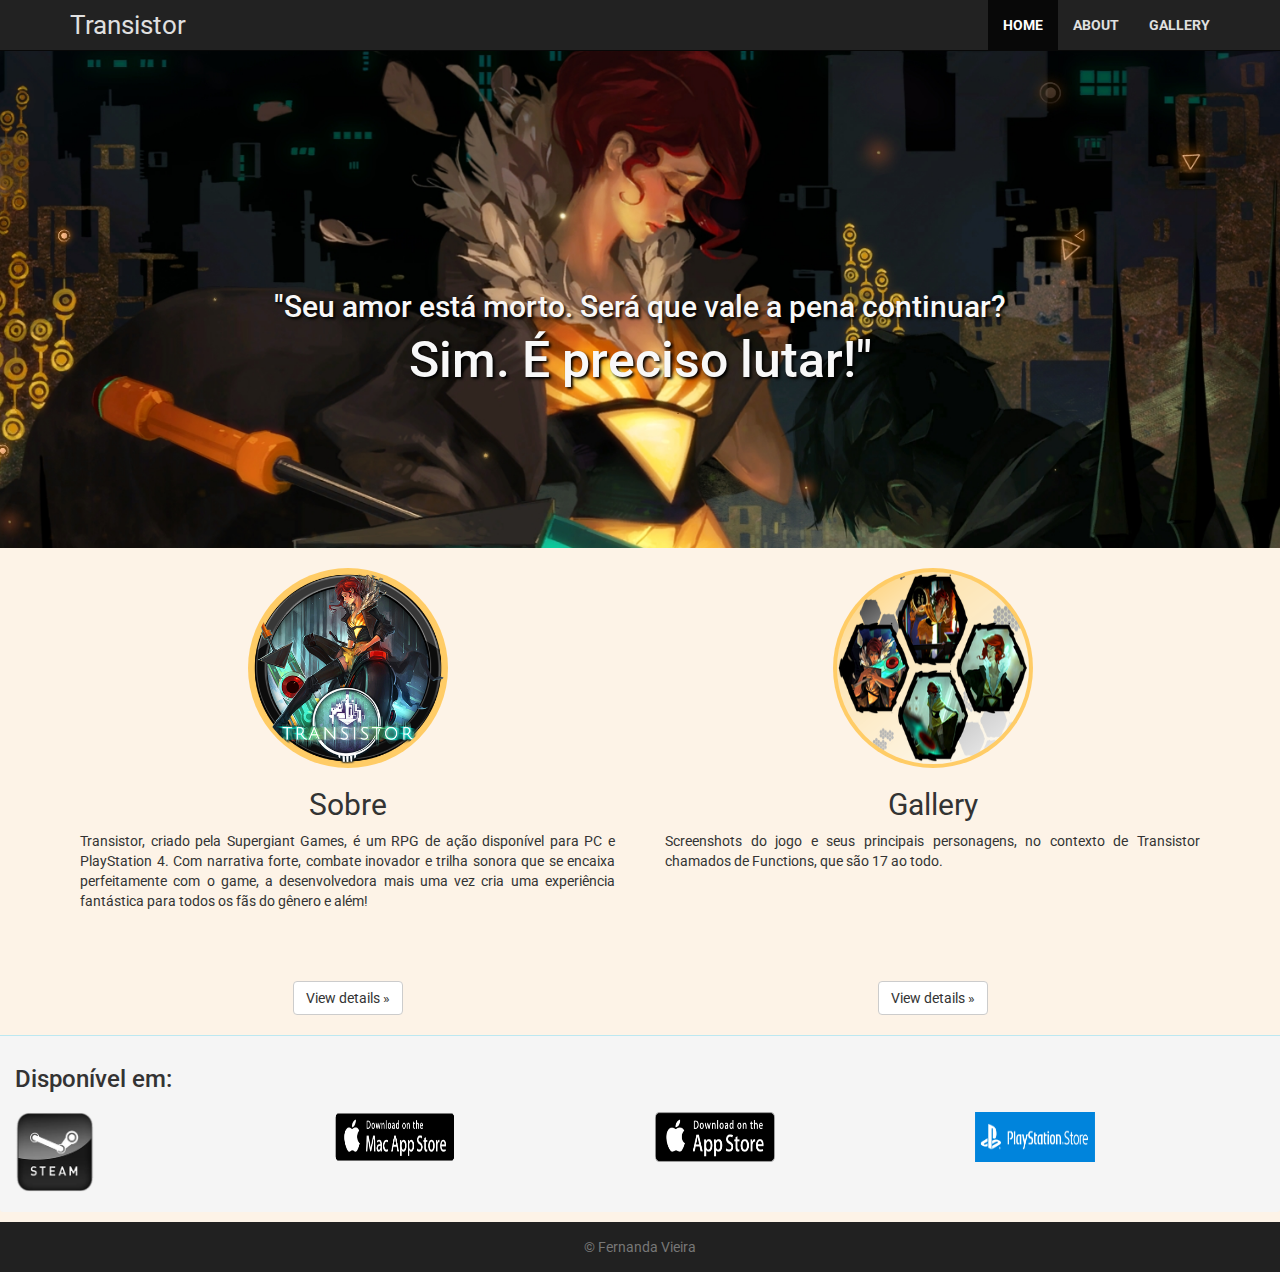
<file: index.html>
<!DOCTYPE html>
<html lang="pt-br">
<head>
  <meta charset="utf-8">
  <meta http-equiv="X-UA-Compatible" content="IE=edge">
  <meta name="viewport" content="width=device-width, initial-scale=1">

  <title>Transistor</title>

  <link href="https://fonts.googleapis.com/css?family=Roboto:400,400i,700,700i" rel="stylesheet">
  <link rel="stylesheet" href="css/bootstrap.min.css">
  <link rel="stylesheet" href="css/style.css">
</head>
<body>
  <!-- Fixed navbar -->
  <nav class="navbar navbar-inverse navbar-fixed-top">
    <div class="container">
      <div class="navbar-header">
        <button type="button" class="navbar-toggle collapsed" data-toggle="collapse" data-target="#navbar" aria-expanded="false" aria-controls="navbar">
          <span class="sr-only">Toggle navigation</span>
          Menu <span class="glyphicon glyphicon-menu-hamburger" aria-hidden="true"></span>
        </button>
        <a class="navbar-brand" href="#">Transistor</a>
      </div>
      <div id="navbar" class="navbar-collapse collapse">
        <ul class="nav navbar-nav navbar-right">
          <li class="active"><a href="index.html">Home</a></li>
          <li><a href="about.html">About</a></li>
          <li><a href="gallery.html">Gallery</a></li>
        </ul>
      </div>
    </div>
  </nav>

  <!-- Header -->
  <div class="header-cover">
    <div class="container">
      <div class="row">
        <div class="col-md-12">
          <div class="header-title">
            <h2>"Seu amor está morto. Será que vale a pena continuar?</h2>
            <h1>Sim. É preciso lutar!"</h1>
          </div>
        </div>
      </div>
    </div>
  </div>

  <!-- Conteúdo -->
  <div class="container">
    <div class="marketing">
      <div class="row">
        <div class="col-xs-12 col-sm-6">
          <img class="img-circle img-effect" src="img/moto.png" width="200" height="200">
          <h2>Sobre</h2>
          <p class="justify">Transistor, criado pela Supergiant Games, é um RPG de ação disponível para PC e PlayStation 4. Com narrativa forte, combate inovador e trilha sonora que se encaixa perfeitamente com o game, a desenvolvedora mais uma vez cria uma experiência fantástica para todos os fãs do gênero e além!</p>
          <a class="btn btn-default" href="about.html" role="button">View details &raquo;</a>
        </div>
        <div class="col-xs-12 col-sm-6">
          <img class="img-circle img-effect" src="img/gallery.png" width="200" height="200">
          <h2>Gallery</h2>
          <p class="justify">Screenshots do jogo e seus principais personagens, no contexto de Transistor chamados de Functions, que são 17 ao todo.</p>
          <a class="btn btn-default" href="gallery.html" role="button">View details &raquo;</a>
        </div>
      </div>
    </div>
  </div>

  <div class="panel-footer panel-info"> <h3>Disponível em:<h3>
    <div class="row">
      <div class="col-xs-6 col-sm-3">
        <a href="http://store.steampowered.com/app/237930/"><img src="img/Btn_Steam.png" width="80" height="80"></a>
      </div>
      <div class="col-xs-6 col-sm-3">
        <a href="https://geo.itunes.apple.com/us/app/transistor/id927617634?mt=12&uo=6&at=1000l4Ya"><img src="img/app_store_btn.png" width="120" height="50"></a>
      </div>
      <div class="col-xs-6 col-sm-3">
        <a href="https://geo.itunes.apple.com/us/app/transistor/id948857526?mt=8&uo=6&at=1000l4Ya"><img src="img/store.png" width="120" height="50"></a>
      </div>
      <div class="col-xs-6 col-sm-3">
        <a href="https://store.sonyentertainmentnetwork.com/#!/en-us/games/transistor/cid=UP2125-CUSA00502_00-TRANSISTORGAME00"><img src="img/ps4_btn.png" width="120" height="50"></a>
      </div>
    </div>
  </div>
  <footer class="footer">
    <div class="container text-center">
      <p class="text-muted">&copy; Fernanda Vieira</p>
    </div>
  </footer>
  <script src="js/jquery-3.1.0.min.js"></script>
  <script src="js/bootstrap.min.js"></script>
</body>
</html>
</file>
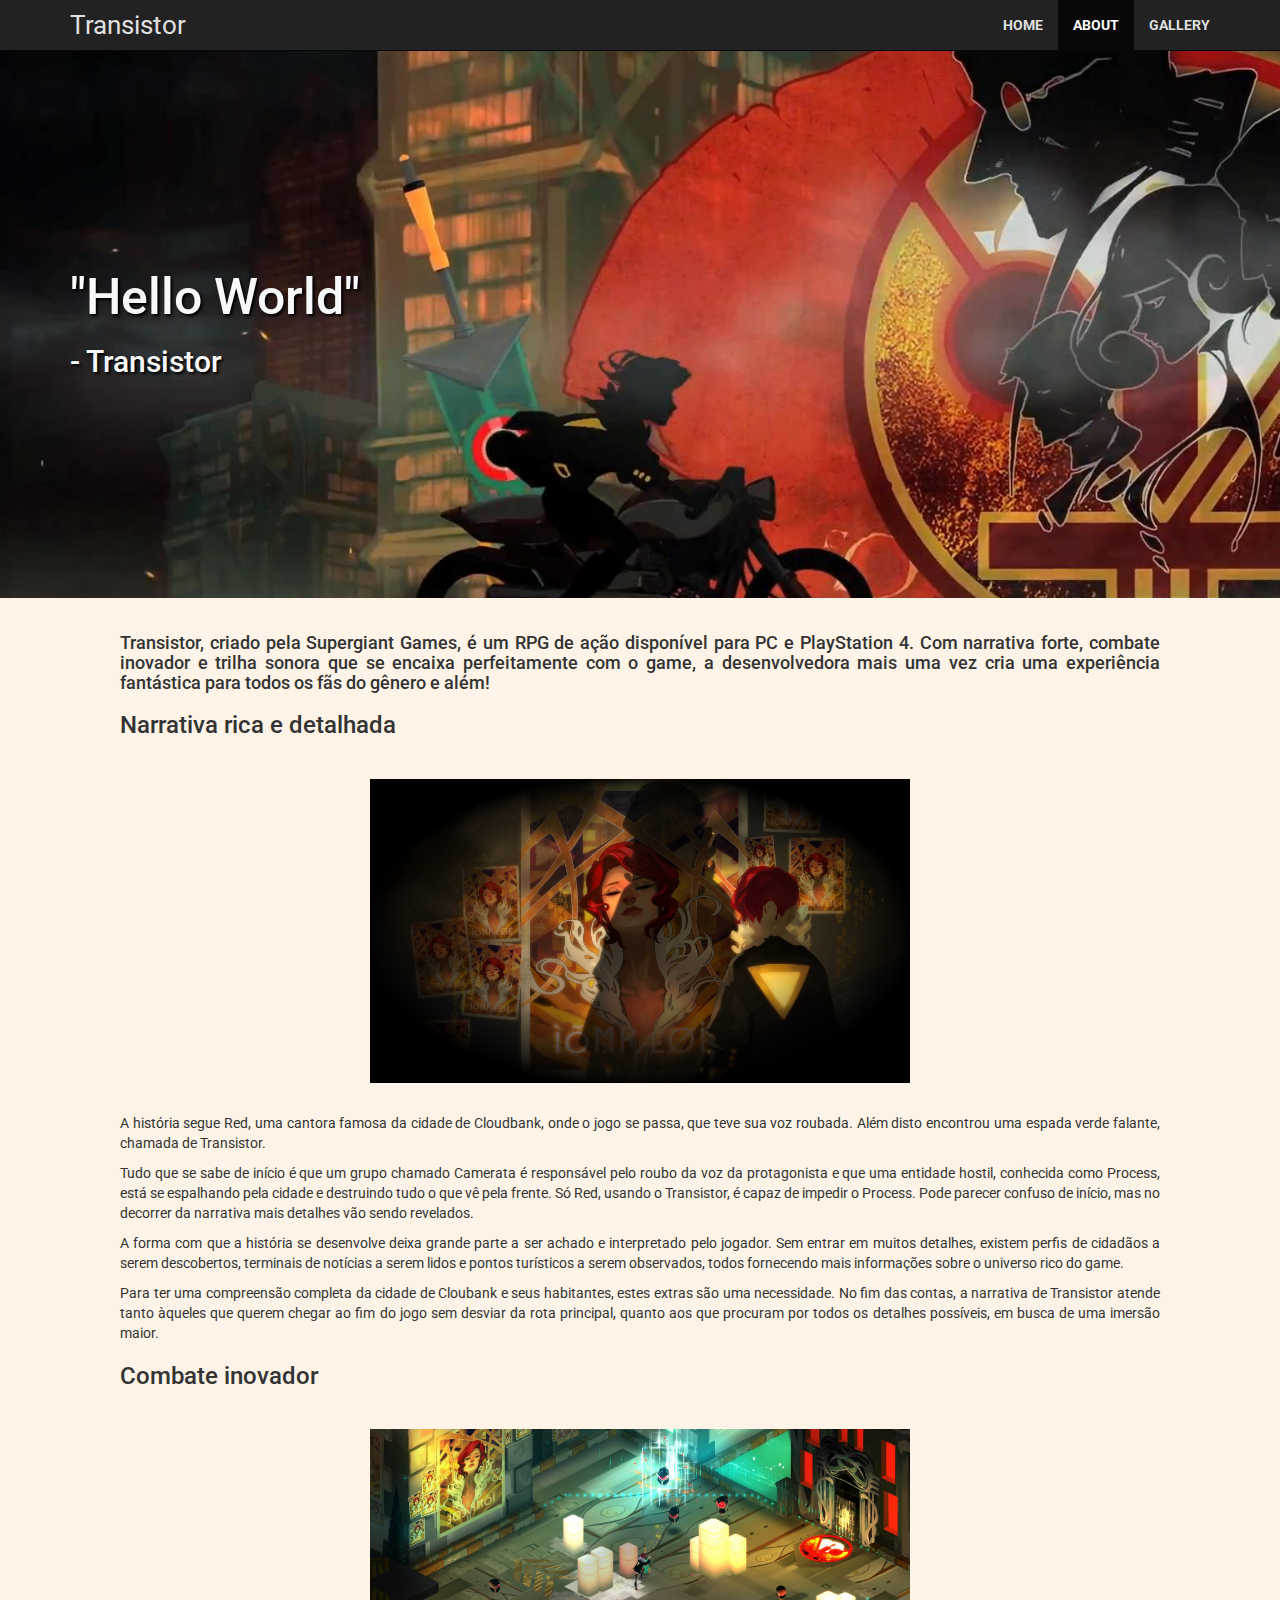
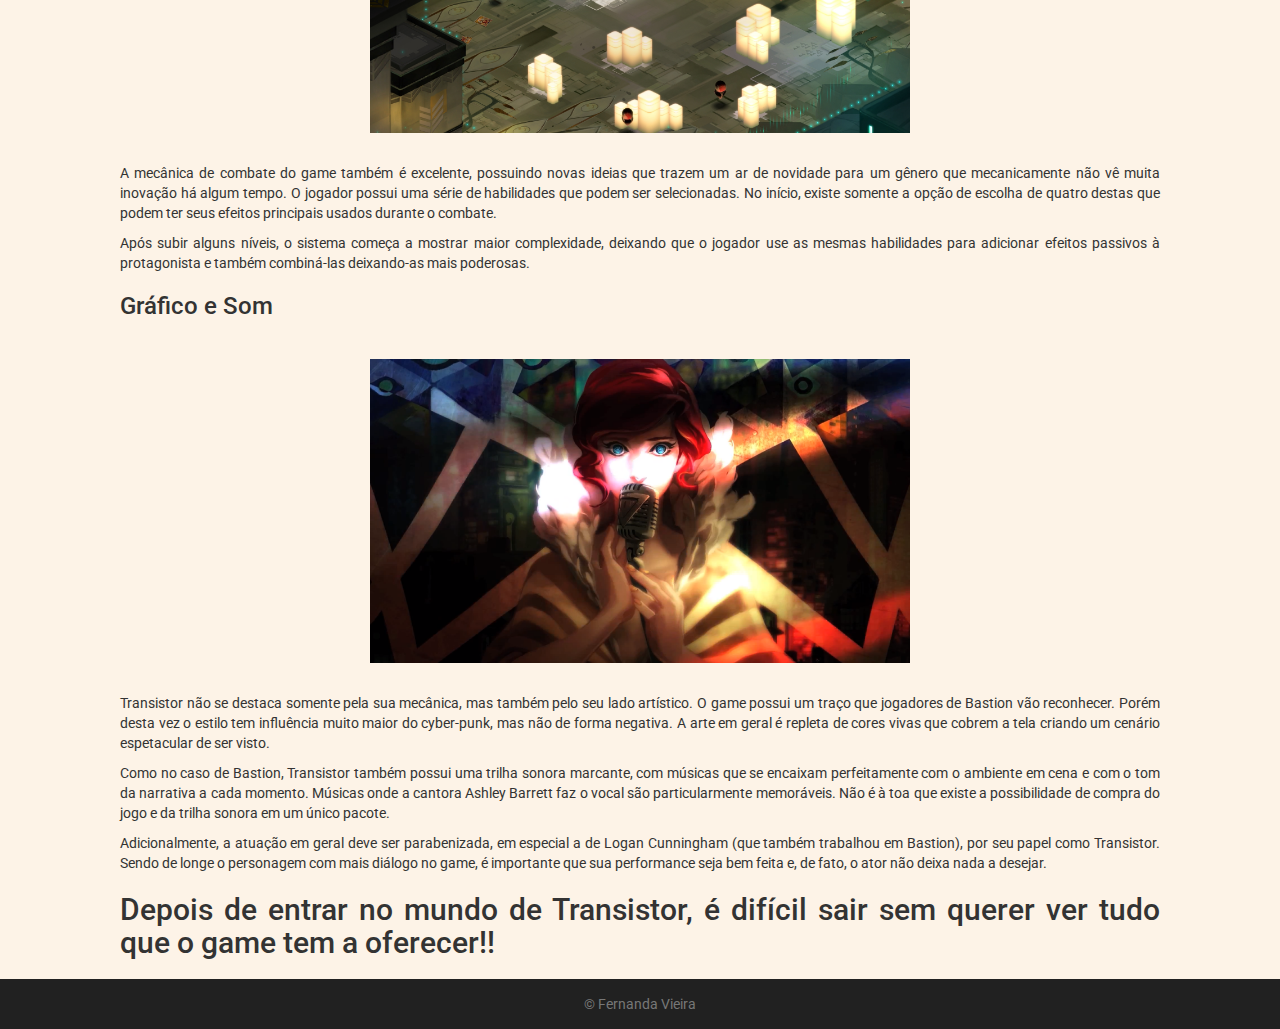
<file: about.html>
<!DOCTYPE html>
<html lang="pt-br">
<head>
  <meta charset="utf-8">
  <meta http-equiv="X-UA-Compatible" content="IE=edge">
  <meta name="viewport" content="width=device-width, initial-scale=1">

  <title>Transistor</title>

  <link href="https://fonts.googleapis.com/css?family=Roboto:400,400i,700,700i" rel="stylesheet">
  <link rel="stylesheet" href="css/bootstrap.min.css">
  <link rel="stylesheet" href="css/style.css">
</head>
<body>
  <!-- Fixed navbar -->
  <nav class="navbar navbar-inverse navbar-fixed-top">
    <div class="container">
      <div class="navbar-header">
        <button type="button" class="navbar-toggle collapsed" data-toggle="collapse" data-target="#navbar" aria-expanded="false" aria-controls="navbar">
          <span class="sr-only">Toggle navigation</span>
          Menu <span class="glyphicon glyphicon-menu-hamburger" aria-hidden="true"></span>
        </button>
        <a class="navbar-brand" href="#">Transistor</a>
      </div>
      <div id="navbar" class="navbar-collapse collapse">
        <ul class="nav navbar-nav navbar-right">
          <li><a href="index.html">Home</a></li>
          <li class="active"><a href="about.html">About</a></li>
          <li><a href="gallery.html">Gallery</a></li>
        </ul>
      </div>
    </div>
  </nav>

  <!-- Header -->
  <div class="header-about">
    <div class="container">
      <div class="row">
        <div class="col-md-12">
          <div class="header-title">
            <h1 class="text">"Hello World"</h1>
            <h2 class="text">- Transistor</h2>
          </div>
        </div>
      </div>
    </div>
  </div>

  <div class="container">
    <div class="about">

      <h4>Transistor, criado pela Supergiant Games, é um RPG de ação disponível para PC e PlayStation 4. Com narrativa forte, combate inovador e trilha sonora que se encaixa perfeitamente com o game, a desenvolvedora mais uma vez cria uma experiência fantástica para todos os fãs do gênero e além!</h4>

      <h3>Narrativa rica e detalhada</h3>

      <img src="img/voice.jpg" class="img-about img-responsive">

      <p>A história segue Red, uma cantora famosa da cidade de Cloudbank, onde o jogo se passa, que teve sua voz roubada. Além disto encontrou uma espada verde falante, chamada de Transistor.</p>
      <p>Tudo que se sabe de início é que um grupo chamado Camerata é responsável pelo roubo da voz da protagonista e que uma entidade hostil, conhecida como Process, está se espalhando pela cidade e destruindo tudo o que vê pela frente. Só Red, usando o Transistor, é capaz de impedir o Process. Pode parecer confuso de início, mas no decorrer da narrativa mais detalhes vão sendo revelados.</p>
      <p>A forma com que a história se desenvolve deixa grande parte a ser achado e interpretado pelo jogador. Sem entrar em muitos detalhes, existem perfis de cidadãos a serem descobertos, terminais de notícias a serem lidos e pontos turísticos a serem observados, todos fornecendo mais informações sobre o universo rico do game.</p>
      <p>Para ter uma compreensão completa da cidade de Cloubank e seus habitantes, estes extras são uma necessidade. No fim das contas, a narrativa de Transistor atende tanto àqueles que querem chegar ao fim do jogo sem desviar da rota principal, quanto aos que procuram por todos os detalhes possíveis, em busca de uma imersão maior.</p>

      <h3>Combate inovador</h3>

      <img src="img/combat.jpg" class="img-about img-responsive">

      <p>A mecânica de combate do game também é excelente, possuindo novas ideias que trazem um ar de novidade para um gênero que mecanicamente não vê muita inovação há algum tempo. O jogador possui uma série de habilidades que podem ser selecionadas. No início, existe somente a opção de escolha de quatro destas que podem ter seus efeitos principais usados durante o combate.</p>
      <p>Após subir alguns níveis, o sistema começa a mostrar maior complexidade, deixando que o jogador use as mesmas habilidades para adicionar efeitos passivos à protagonista e também combiná-las deixando-as mais poderosas.</p>

      <h3>Gráfico e Som</h3>

      <img src="img/song.png" class="img-about img-responsive">

      <p>Transistor não se destaca somente pela sua mecânica, mas também pelo seu lado artístico. O game possui um traço que jogadores de Bastion vão reconhecer. Porém desta vez o estilo tem influência muito maior do cyber-punk, mas não de forma negativa. A arte em geral é repleta de cores vivas que cobrem a tela criando um cenário espetacular de ser visto.</p>
      <p>Como no caso de Bastion, Transistor também possui uma trilha sonora marcante, com músicas que se encaixam perfeitamente com o ambiente em cena e com o tom da narrativa a cada momento. Músicas onde a cantora Ashley Barrett faz o vocal são particularmente memoráveis. Não é à toa que existe a possibilidade de compra do jogo e da trilha sonora em um único pacote. </p>
      <p>Adicionalmente, a atuação em geral deve ser parabenizada, em especial a de Logan Cunningham (que também trabalhou em Bastion), por seu papel como Transistor. Sendo de longe o personagem com mais diálogo no game, é importante que sua performance seja bem feita e, de fato, o ator não deixa nada a desejar.</p>

      <h2>Depois de entrar no mundo de Transistor, é difícil sair sem querer ver tudo que o game tem a oferecer!!</h2>

    </div>
  </div>
  <footer class="footer">
    <div class="container text-center">
      <p class="text-muted">&copy; Fernanda Vieira</p>
    </div>
  </footer>
  <script src="js/jquery-3.1.0.min.js"></script>
  <script src="js/bootstrap.min.js"></script>
</body>
</html>
</file>
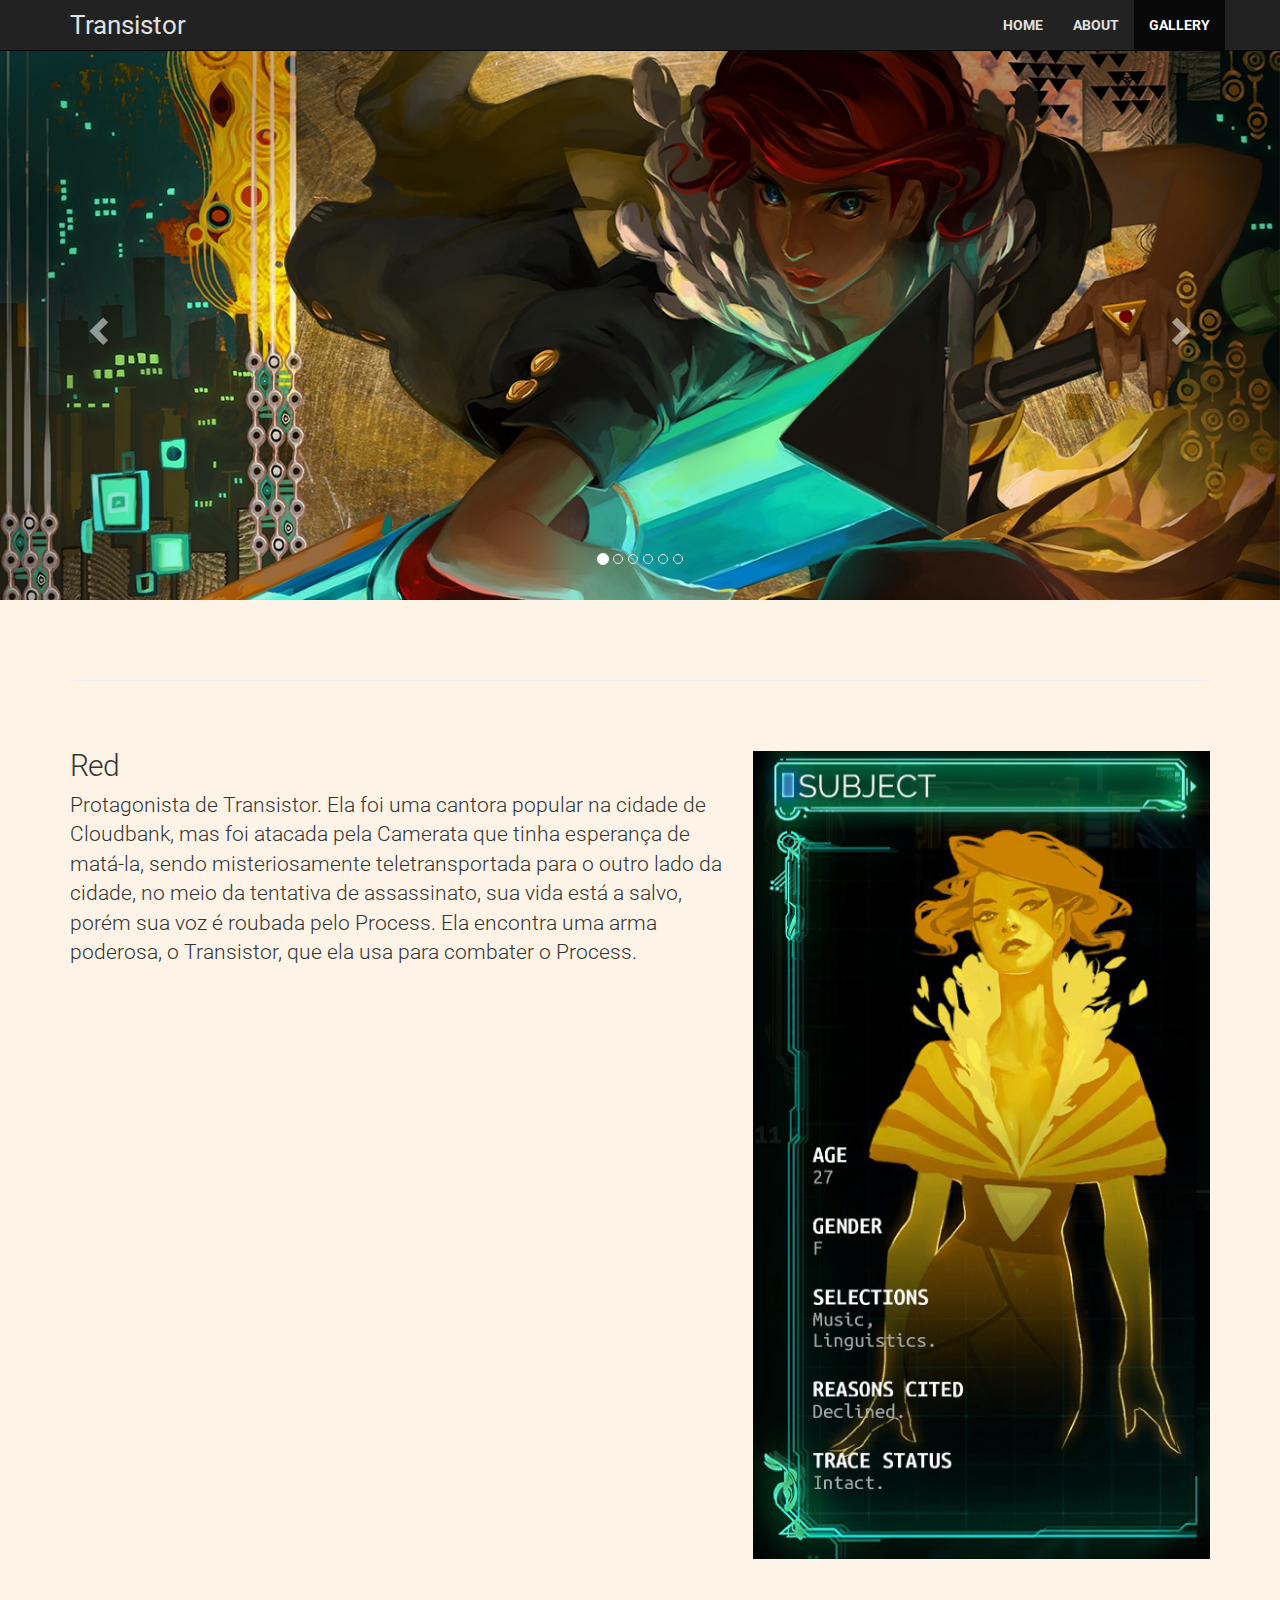
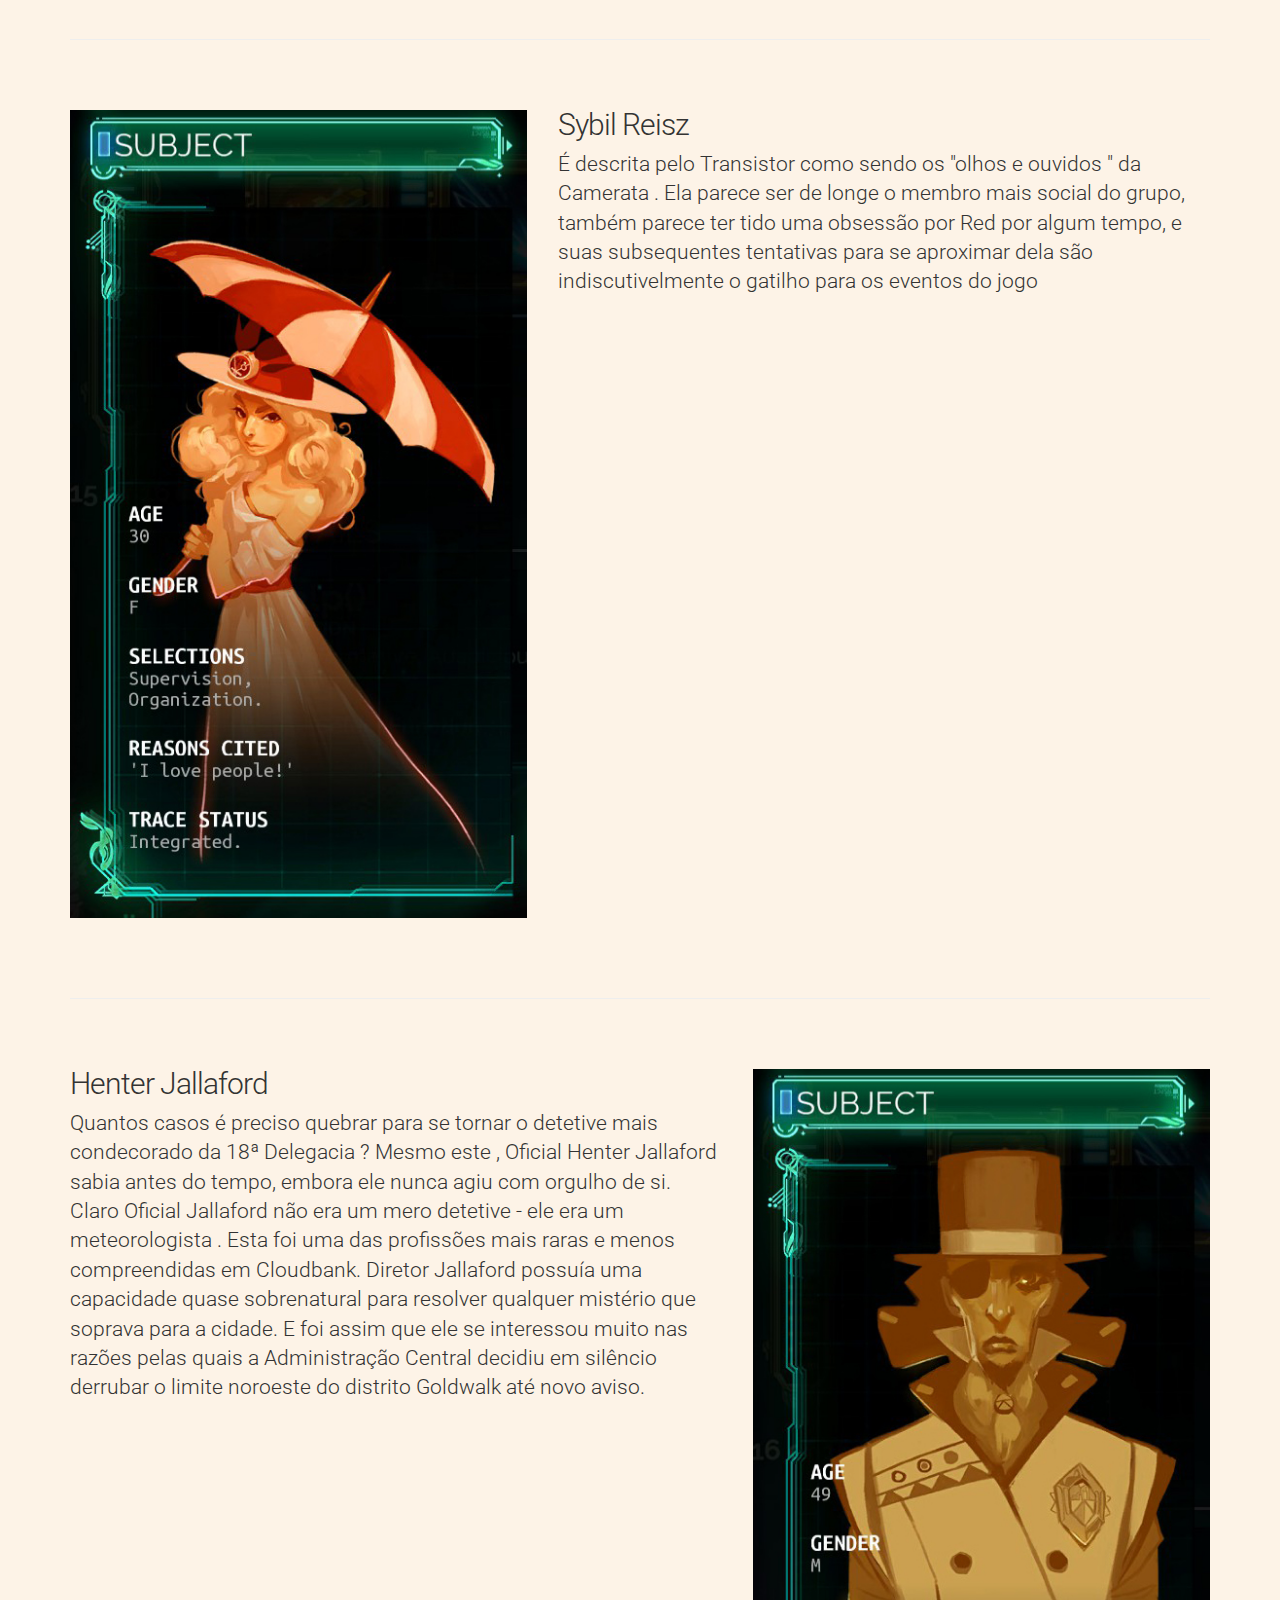
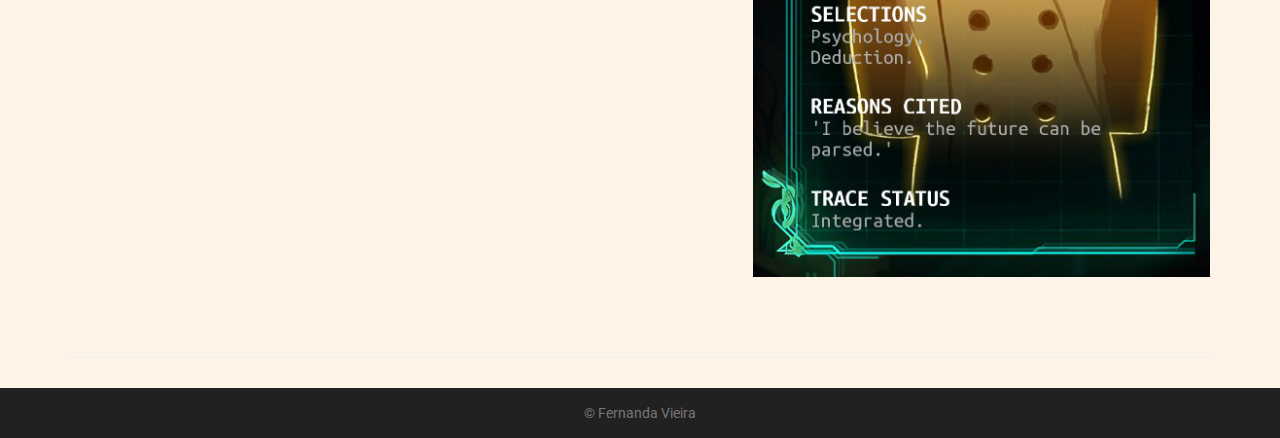
<file: gallery.html>
<!DOCTYPE html>
<html lang="pt-br">
<head>
  <meta charset="utf-8">
  <meta http-equiv="X-UA-Compatible" content="IE=edge">
  <meta name="viewport" content="width=device-width, initial-scale=1">

  <title>Transistor</title>

  <link href="https://fonts.googleapis.com/css?family=Roboto:400,400i,700,700i" rel="stylesheet">
  <link rel="stylesheet" href="css/bootstrap.min.css">
  <link rel="stylesheet" href="css/style.css">
</head>
<body>

  <!-- Fixed navbar -->
  <nav class="navbar navbar-inverse navbar-fixed-top">
    <div class="container">
      <div class="navbar-header">
        <button type="button" class="navbar-toggle collapsed" data-toggle="collapse" data-target="#navbar" aria-expanded="false" aria-controls="navbar">
          <span class="sr-only">Toggle navigation</span>
          Menu <span class="glyphicon glyphicon-menu-hamburger" aria-hidden="true"></span>
        </button>
        <a class="navbar-brand" href="#">Transistor</a>
      </div>
      <div id="navbar" class="navbar-collapse collapse">
        <ul class="nav navbar-nav navbar-right">
          <li><a href="index.html">Home</a></li>
          <li><a href="about.html">About</a></li>
          <li class="active"><a href="gallery.html">Gallery</a></li>
        </ul>
      </div>
    </div>
  </nav>

  <!-- Carousel -->
    <div id="carousel-example-generic" class="carousel slide" data-ride="carousel">
      <ol class="carousel-indicators">
        <li data-target="#carousel-example-generic" data-slide-to="0" class="active"></li>
        <li data-target="#carousel-example-generic" data-slide-to="1"></li>
        <li data-target="#carousel-example-generic" data-slide-to="2"></li>
        <li data-target="#carousel-example-generic" data-slide-to="3"></li>
        <li data-target="#carousel-example-generic" data-slide-to="4"></li>
        <li data-target="#carousel-example-generic" data-slide-to="5"></li>
      </ol>
      <div class="carousel-inner">
        <div class="item active">
          <img class="slide-image" src="img/cloudbank.jpg" alt="">
        </div>
        <div class="item">
          <img class="slide-image" src="img/city.jpg" alt="">
        </div>
        <div class="item">
          <img class="slide-image" src="img/red_wp.jpg" alt="">
        </div>
        <div class="item">
          <img class="slide-image" src="img/sing.jpg" alt="">
        </div>
        <div class="item">
          <img class="slide-image" src="img/dreams.jpg" alt="">
        </div>
        <div class="item">
          <img class="slide-image" src="img/barco.jpg" alt="">
        </div>
      </div>
      <a class="left carousel-control" href="#carousel-example-generic" data-slide="prev">
        <span class="glyphicon glyphicon-chevron-left"></span>
      </a>
      <a class="right carousel-control" href="#carousel-example-generic" data-slide="next">
        <span class="glyphicon glyphicon-chevron-right"></span>
      </a>
    </div>

    <!-- START THE FEATURETTES -->
    <div class="container">
      <hr class="featurette-divider">

      <div class="row featurette">
        <div class="col-md-7">
          <h2 class="featurette-heading">Red</h2>
          <p class="lead">Protagonista de Transistor. Ela foi uma cantora popular na cidade de Cloudbank, mas foi atacada pela Camerata que tinha esperança de matá-la, sendo misteriosamente teletransportada para o outro lado da cidade, no meio da tentativa de assassinato, sua vida está a salvo, porém sua voz é roubada pelo Process. Ela encontra uma arma poderosa, o Transistor, que ela usa para combater o Process.</p>
        </div>
        <div class="col-md-5">
          <img class="featurette-image img-responsive center-block" src="img/Red.jpg" alt="Generic placeholder image">
        </div>
      </div>

      <hr class="featurette-divider">

      <div class="row featurette">
        <div class="col-md-7 col-md-push-5">
          <h2 class="featurette-heading">Sybil Reisz</h2>
          <p class="lead">É descrita pelo Transistor como sendo os "olhos e ouvidos " da Camerata . Ela parece ser de longe o membro mais social do grupo, também parece ter tido uma obsessão por Red por algum tempo, e suas subsequentes tentativas para se aproximar dela são indiscutivelmente o gatilho para os eventos do jogo</p>
        </div>
        <div class="col-md-5 col-md-pull-7">
          <img class="featurette-image img-responsive center-block" src="img/Sybil.jpg" alt="Generic placeholder image">
        </div>
      </div>

      <hr class="featurette-divider">

      <div class="row featurette">
        <div class="col-md-7">
          <h2 class="featurette-heading">Henter Jallaford</h2>
          <p class="lead">Quantos casos é preciso quebrar para se tornar o detetive mais condecorado da 18ª Delegacia ? Mesmo este , Oficial Henter Jallaford sabia antes do tempo, embora ele nunca agiu com orgulho de si. Claro Oficial Jallaford não era um mero detetive - ele era um meteorologista . Esta foi uma das profissões mais raras e menos compreendidas em Cloudbank. Diretor Jallaford possuía uma capacidade quase sobrenatural para resolver qualquer mistério que soprava para a cidade. E foi assim que ele se interessou muito nas razões pelas quais a Administração Central decidiu em silêncio derrubar o limite noroeste do distrito Goldwalk até novo aviso.</p>
        </div>
        <div class="col-md-5">
          <img class="featurette-image img-responsive center-block" src="img/Henter.jpg" alt="Generic placeholder image">
        </div>
      </div>

      <hr class="featurette-divider">

     </div>

      <footer class="footer">
        <div class="container text-center">
          <p class="text-muted">&copy; Fernanda Vieira</p>
        </div>
      </footer>
      <script src="js/jquery-3.1.0.min.js"></script>
      <script src="js/bootstrap.min.js"></script>
    </body>
    </html>
</file>
<file: css/style.css>
html {
  position: relative;
  min-height: 100%;
}

body {
  background-color: #FDF3E7;
  padding-top: 50px;
  font-family: "Roboto", "Helvetica Neue", Helvetica, Arial, sans-serif;
  margin-bottom: 60px;

}

.navbar .navbar-brand {
  font-size: 26px;
  color: #E0E0E0;
}

.navbar .navbar-brand:hover {
  color: #FAFAFA;
}
.navbar .navbar-toggle,
.navbar .nav li a {
  text-transform: uppercase;
  font-weight: bold;
  font-size: 14px;
  color: #E0E0E0;
}

.navbar .navbar-toggle:hover,
.navbar .nav li a:hover {
  color: #FAFAFA;
}
.navbar .navbar-toggle {
  font-size: 12px;
}

.header-about{
  color: #F8F8F8;
  background-attachment: fixed;
  background-image: url(../img/moto1.jpeg);
  background-position: center;
  background-repeat: no-repeat;
  background-size: cover;
  text-align: left;
  padding-bottom: 50px;
}

.header-cover {
  color: #F8F8F8;
  background-attachment: fixed;
  background-image: url(../img/Header-bg.jpg);
  background-position: center;
  background-repeat: no-repeat;
  background-size: cover;
  text-align: center;
}

.header-title {
  position: relative;
  padding-top: 220px;
  padding-bottom: 160px;
}

.text {
  padding-top: 0;
  padding-bottom: 0;
}

.header-title > h1 {
  margin: 0;
  text-shadow: 2px 2px 3px rgba(0,0,0,2);
  font-size: 50px;
}

.header-title > h2 {
  text-shadow: 2px 2px 3px rgba(0,0,0,4);
}

@media(max-width:767px) {
  .header-about {
    background-attachment: scroll;
  }

  .header-cover {
    background-attachment: scroll;
  }

  .header-title {
    padding-top: 120px;
    padding-bottom: 60px;
  }

  .header-title > h1 {
    font-size: 40px;
  }

  .header-title > h3 {
    font-size: 20px;
  }

  .featurette-heading {
    font-size: 50px;
  }
}

.footer {
  position: absolute;
  bottom: 0;
  width: 100%;
  height: 50px;
  background-color: #212121;
}

.container footer{
  width: auto;
  max-width: 680px;
  padding: 0 30px;
}

.container .text-muted {
  margin: 5px 0;
  padding: 10px;
}

.marketing {
  margin-top: 20px;
  margin-bottom: 20px;
  text-align: center;
}

.marketing h2 {
  font-weight: normal;
}

.marketing p {
  padding-left: 10px;
  padding-right: 10px;
  min-height: 140px;
}

.about {
  margin-left: auto;
  margin-right: auto;
  padding-left: 50px;
  padding-right: 50px;
  padding-top: 25px;
  text-align: justify;
}

.img-about {
  padding: 30px;
  margin-left: auto;
  margin-right: auto;
  width: 600px;
  right: 600px;
}

.justify {
  text-align: justify;
}

.img-effect {
  position: relative;
  padding: 4px;
  background-color: #FC6;
  transition: all .2s ease-in-out;
}

.img-effect:hover {
  top: -4px;
  box-shadow: 0 4px 3px #999;
}

.featurette-divider {
  margin-top: 80px;
}

.featurette-heading {
  margin-top: 50px;
  font-weight: 300;
  line-height: 1;
  letter-spacing: -1px;
}

.featurette-image {
  margin-top: 50px;
}

.carousel {
  max-height: 550px;
}

.carousel .carousel-inner {
  max-height: 550px;
}

.carousel .carousel-inner .item {
  max-height: 550px;
}

.carousel-inner .item .slide-image {
  margin: auto;
  width: 100%;
}
</file>
